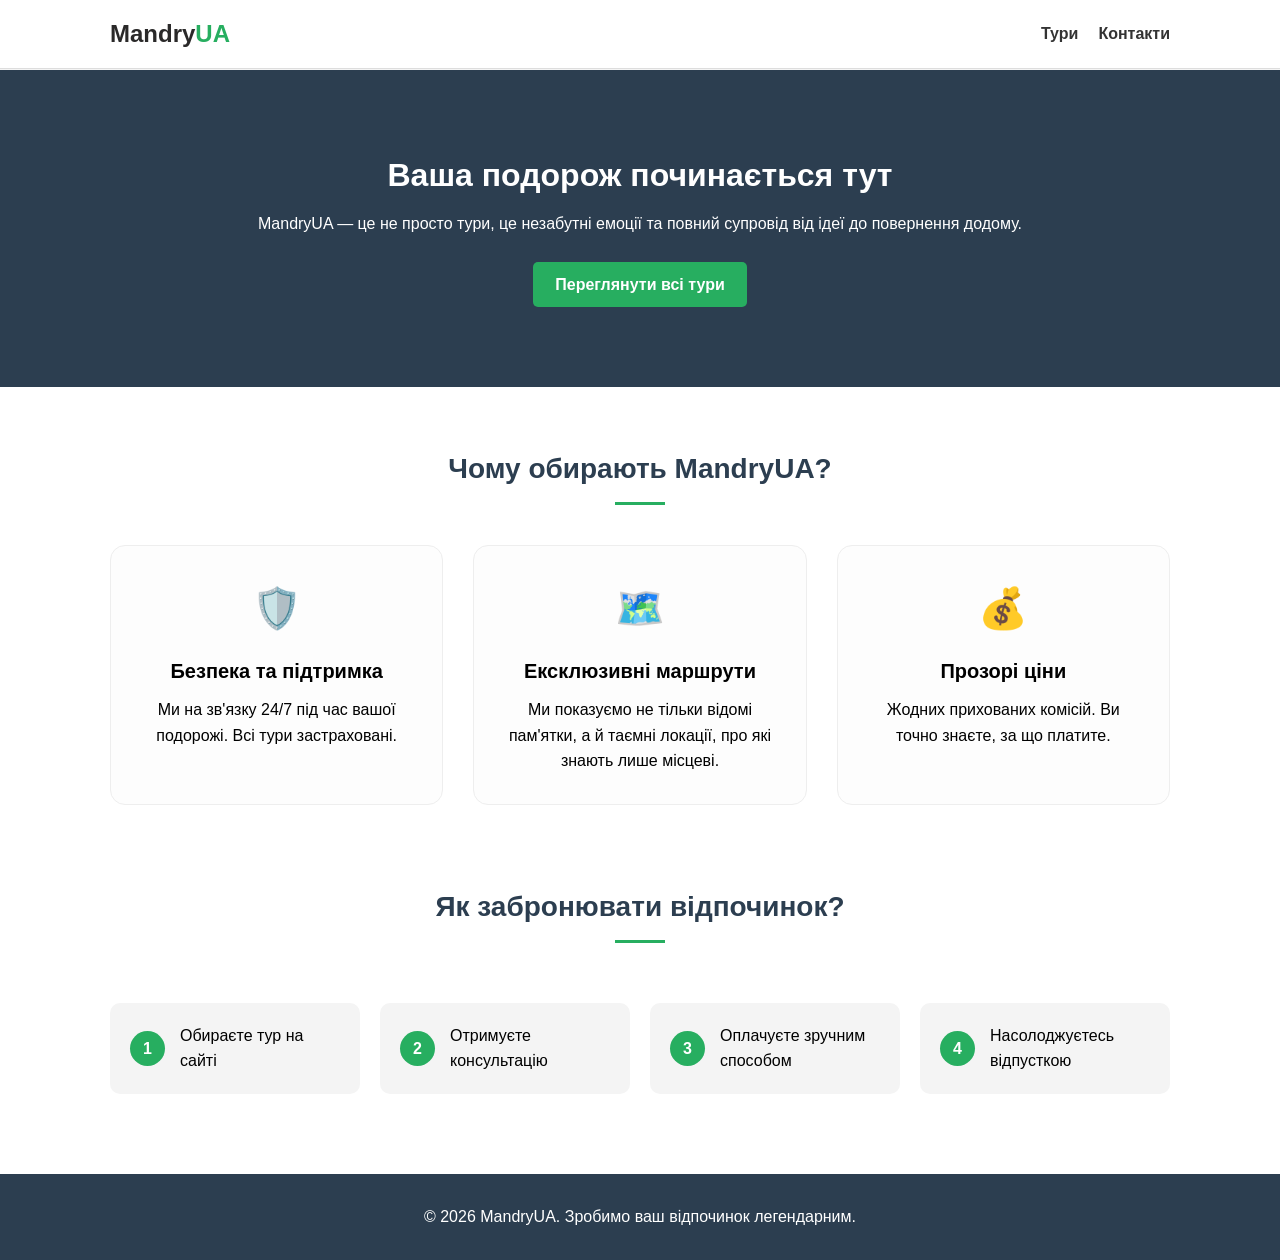
<file: Nazar Project/Pages/index.html>
<!DOCTYPE html>
<html lang="uk">
<head>
    <meta charset="UTF-8">
    <meta name="viewport" content="width=device-width, initial-scale=1.0">
    <title>MandryUA — Головна</title>
    <link rel="stylesheet" href="..//Styles/style23.css">
    <link rel="stylesheet" href="..//Styles/home.css">
    <script src="..//JS/home.js" defer></script>
</head>
<body>

    <header class="header">
        <div class="container">
            <div class="header__row">
                <a href="home.html" class="header__logo">Mandry<span>UA</span></a>
                <div class="header__burger" id="burger">
                    <span></span><span></span><span></span>
                </div>
                <nav class="header__nav" id="menu">
                    <a href="tour.html" class="header__link">Тури</a>
                    <a href="contact.html" class="header__link">Контакти</a>
                </nav>
            </div>
        </div>
    </header>

    <section class="banner">
        <div class="container">
            <h1 class="banner__title">Ваша подорож починається тут</h1>
            <p class="banner__subtitle">MandryUA — це не просто тури, це незабутні емоції та повний супровід від ідеї до повернення додому.</p>
            <div class="banner__action">
                <a href="tour.html" class="btn btn--primary">Переглянути всі тури</a>
            </div>
        </div>
    </section>

    <main class="main-info">
        <div class="container">
            <section class="about-section">
                <h2 class="section-title">Чому обирають MandryUA?</h2>
                <div class="features-grid">
                    <div class="feature-card">
                        <div class="feature-card__icon">🛡️</div>
                        <h3>Безпека та підтримка</h3>
                        <p>Ми на зв'язку 24/7 під час вашої подорожі. Всі тури застраховані.</p>
                    </div>
                    <div class="feature-card">
                        <div class="feature-card__icon">🗺️</div>
                        <h3>Ексклюзивні маршрути</h3>
                        <p>Ми показуємо не тільки відомі пам'ятки, а й таємні локації, про які знають лише місцеві.</p>
                    </div>
                    <div class="feature-card">
                        <div class="feature-card__icon">💰</div>
                        <h3>Прозорі ціни</h3>
                        <p>Жодних прихованих комісій. Ви точно знаєте, за що платите.</p>
                    </div>
                </div>
            </section>

            <section class="workflow">
                <h2 class="section-title">Як забронювати відпочинок?</h2>
                <div class="steps">
                    <div class="step"><span>1</span> <p>Обираєте тур на сайті</p></div>
                    <div class="step"><span>2</span> <p>Отримуєте консультацію</p></div>
                    <div class="step"><span>3</span> <p>Оплачуєте зручним способом</p></div>
                    <div class="step"><span>4</span> <p>Насолоджуєтесь відпусткою</p></div>
                </div>
            </section>
        </div>
    </main>

    <footer class="footer">
        <p>&copy; 2026 MandryUA. Зробимо ваш відпочинок легендарним.</p>
    </footer>

</body>
</html>
</file>
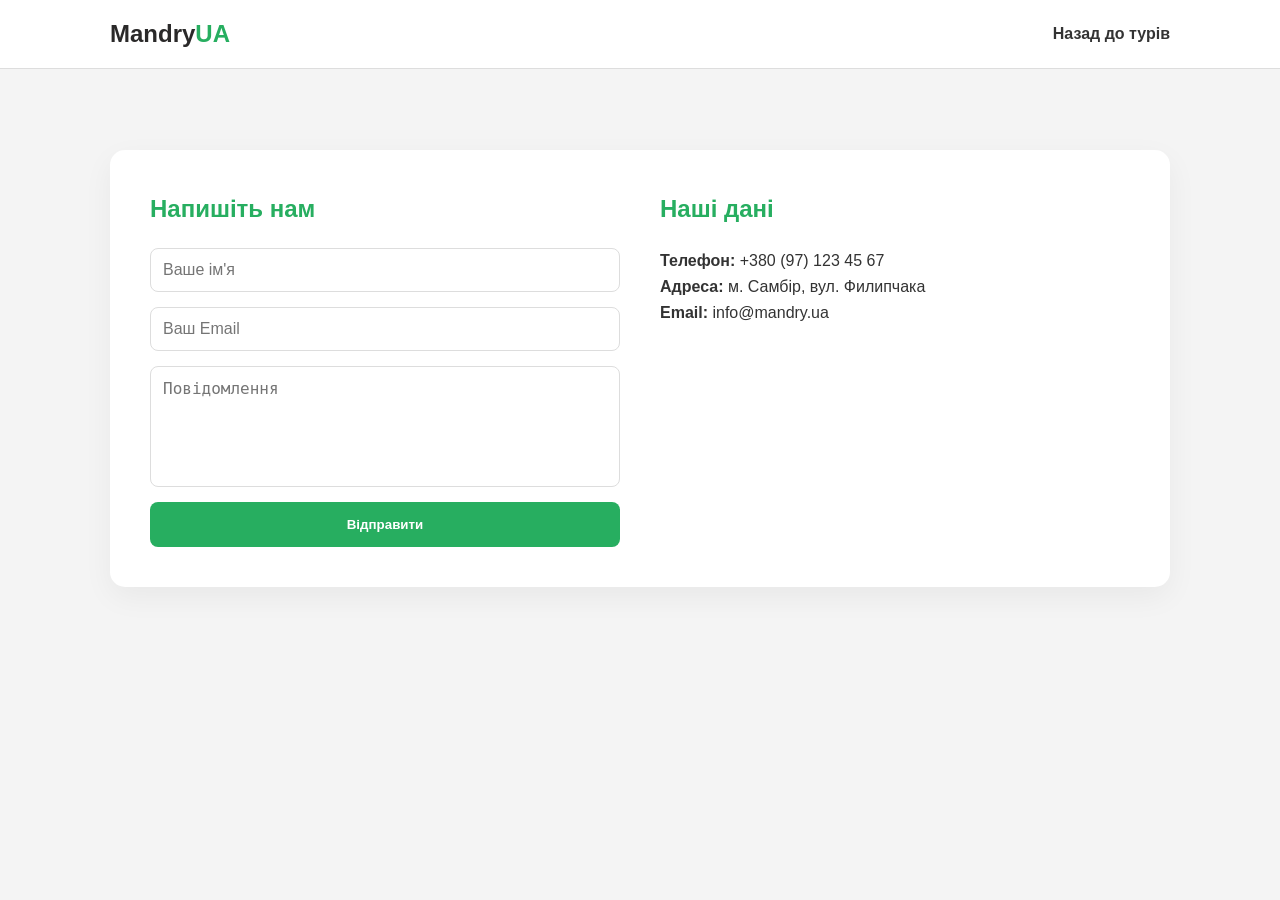
<file: Nazar Project/Pages/contact.html>
<!DOCTYPE html>
<html lang="uk">
<head>
    <meta charset="UTF-8">
    <meta name="viewport" content="width=device-width, initial-scale=1.0">
    <title>Контакти | MandryUA</title>
    <link rel="stylesheet" href="..//Styles/style23.css">
    <link rel="stylesheet" href="../Styles/contact.css">
    <script src="../JS/contact.js" defer></script>
</head>
<body>

    <header class="header">
        <div class="container">
                <nav class="header__row">
                    <a href="home.html" class="header__logo">Mandry<span>UA</span></a>
                    <a href="tour.html" class="header__link">Назад до турів</a>
                </nav>
            </div>
        </div>
    </header>

    <main class="contact-page">
        <div class="container">
            <div class="contact-grid">
                <div class="contact-form-section">
                    <h2>Напишіть нам</h2>
                    <form id="contact-form">
                        <input type="text" id="name" placeholder="Ваше ім'я" required>
                        <input type="email" id="email" placeholder="Ваш Email" required>
                        <textarea id="message" placeholder="Повідомлення" rows="5"></textarea>
                        <button type="submit" class="btn-submit">Відправити</button>
                    </form>
                </div>

                <div class="contact-info-section">
                    <h2>Наші дані</h2>
                    <p><strong>Телефон:</strong> +380 (97) 123 45 67</p>
                    <p><strong>Адреса:</strong> м. Самбір, вул. Филипчака</p>
                    <p><strong>Email:</strong> info@mandry.ua</p>
                </div>
            </div>
        </div>
    </main>

</body>
</html>
</file>
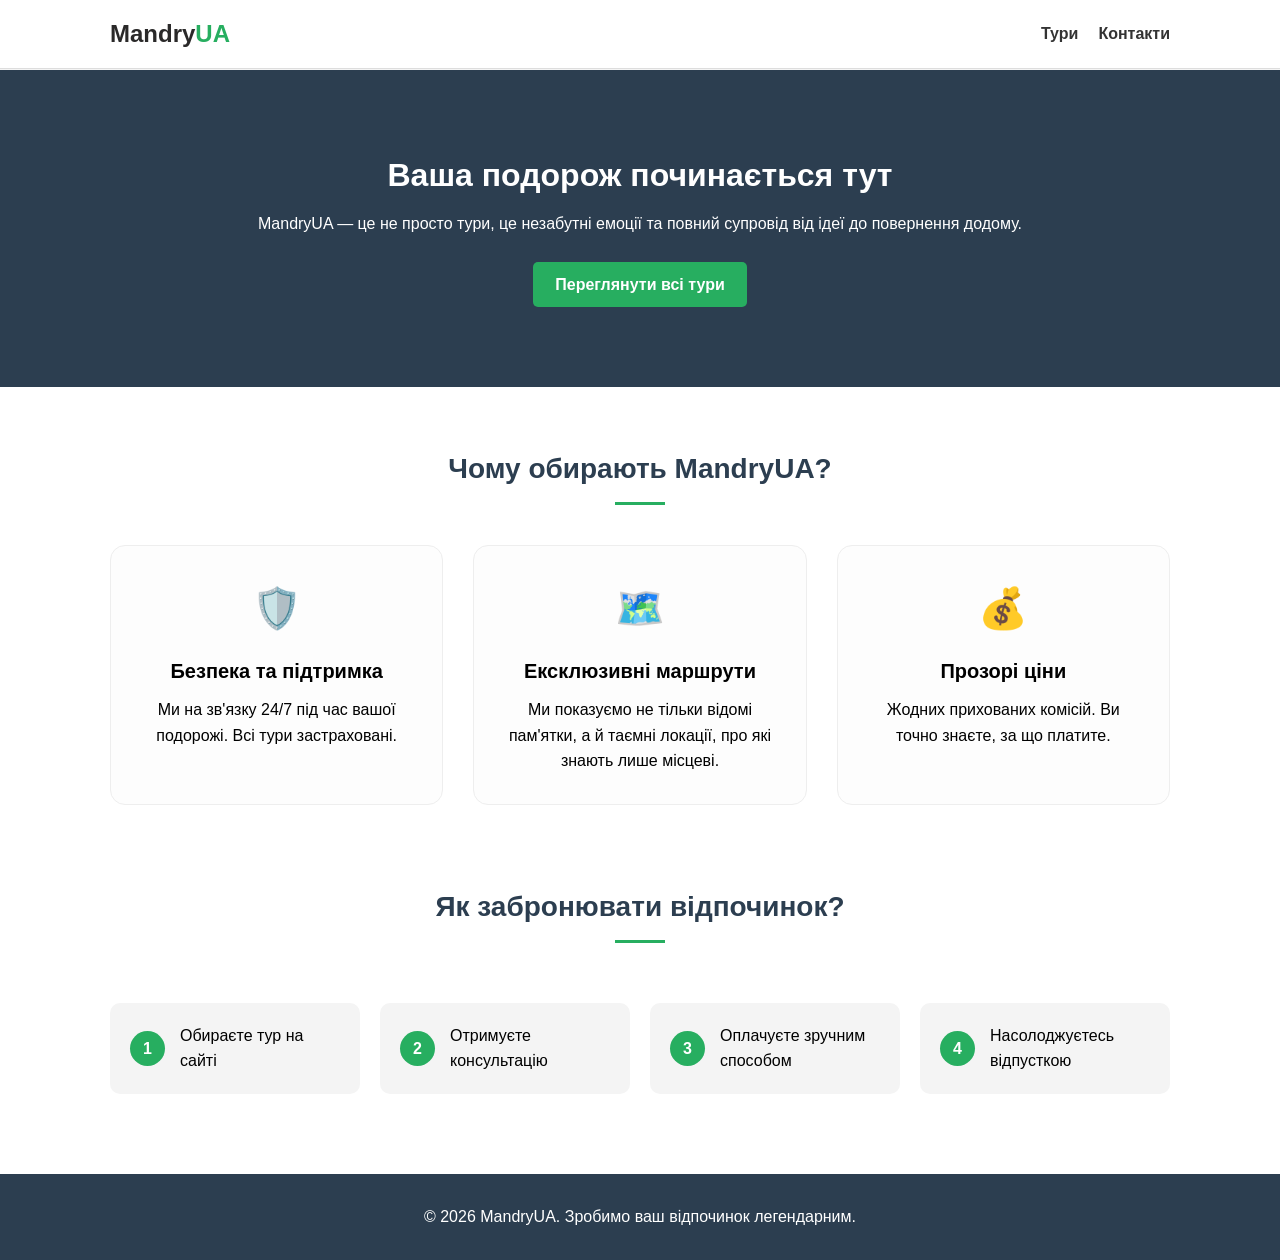
<file: Nazar Project/Pages/home.html>
<!DOCTYPE html>
<html lang="uk">
<head>
    <meta charset="UTF-8">
    <meta name="viewport" content="width=device-width, initial-scale=1.0">
    <title>MandryUA — Головна</title>
    <link rel="stylesheet" href="..//Styles/style23.css">
    <link rel="stylesheet" href="..//Styles/home.css">
    <script src="..//JS/home.js" defer></script>
</head>
<body>

    <header class="header">
        <div class="container">
            <div class="header__row">
                <a href="home.html" class="header__logo">Mandry<span>UA</span></a>
                <div class="header__burger" id="burger">
                    <span></span><span></span><span></span>
                </div>
                <nav class="header__nav" id="menu">
                    <a href="tour.html" class="header__link">Тури</a>
                    <a href="contact.html" class="header__link">Контакти</a>
                </nav>
            </div>
        </div>
    </header>

    <section class="banner">
        <div class="container">
            <h1 class="banner__title">Ваша подорож починається тут</h1>
            <p class="banner__subtitle">MandryUA — це не просто тури, це незабутні емоції та повний супровід від ідеї до повернення додому.</p>
            <div class="banner__action">
                <a href="tour.html" class="btn btn--primary">Переглянути всі тури</a>
            </div>
        </div>
    </section>

    <main class="main-info">
        <div class="container">
            <section class="about-section">
                <h2 class="section-title">Чому обирають MandryUA?</h2>
                <div class="features-grid">
                    <div class="feature-card">
                        <div class="feature-card__icon">🛡️</div>
                        <h3>Безпека та підтримка</h3>
                        <p>Ми на зв'язку 24/7 під час вашої подорожі. Всі тури застраховані.</p>
                    </div>
                    <div class="feature-card">
                        <div class="feature-card__icon">🗺️</div>
                        <h3>Ексклюзивні маршрути</h3>
                        <p>Ми показуємо не тільки відомі пам'ятки, а й таємні локації, про які знають лише місцеві.</p>
                    </div>
                    <div class="feature-card">
                        <div class="feature-card__icon">💰</div>
                        <h3>Прозорі ціни</h3>
                        <p>Жодних прихованих комісій. Ви точно знаєте, за що платите.</p>
                    </div>
                </div>
            </section>

            <section class="workflow">
                <h2 class="section-title">Як забронювати відпочинок?</h2>
                <div class="steps">
                    <div class="step"><span>1</span> <p>Обираєте тур на сайті</p></div>
                    <div class="step"><span>2</span> <p>Отримуєте консультацію</p></div>
                    <div class="step"><span>3</span> <p>Оплачуєте зручним способом</p></div>
                    <div class="step"><span>4</span> <p>Насолоджуєтесь відпусткою</p></div>
                </div>
            </section>
        </div>
    </main>

    <footer class="footer">
        <p>&copy; 2026 MandryUA. Зробимо ваш відпочинок легендарним.</p>
    </footer>

</body>
</html>
</file>
<file: Nazar Project/Styles/style23.css>
@import "../Styles/variables.css";

* {
    margin: 0;
    padding: 0;
    box-sizing: border-box;
}

body {
    font-family: sans-serif;
    background: #f4f4f4;
    padding-top: 70px;
    line-height: 1.6;
}

.container {
    width: 100%;
    margin: 0 auto;
    padding: 0 15px;
}

.header {
    background: #fff;
    padding: 15px 0;
    border-bottom: 1px solid #ddd;
    position: fixed;
    top: 0;
    width: 100%;
    z-index: 1000;
}

.header__row {
    display: flex;
    justify-content: space-between;
    align-items: center;
}

.header__logo {
    color: #2a2929;
    text-decoration: none;
    font-size: 24px;
    font-weight: bold;
}

.header__logo span {
    color: #27ae60;
}

.header__burger {
    display: flex;
    flex-direction: column;
    gap: 4px;
    cursor: pointer;
}

.header__burger span {
    width: 25px;
    height: 3px;
    background: #333;
}

.header__nav {
    display: none;
    position: absolute;
    top: 60px;
    left: 0;
    width: 100%;
    background: #fff;
    flex-direction: column;
    padding: 20px;
    border-bottom: 1px solid #ddd;
    gap: 15px;
}

.header__nav.active {
    display: flex;
}

.header__link {
    text-decoration: none;
    color: #333;
    font-weight: bold;
    transition: 0.3s;
}

.header__link:hover {
    color: #27ae60;
}

.banner {
    background: #2c3e50;
    color: #fff;
    padding: 60px 15px;
    text-align: center;
}

.banner__title {
    font-size: 26px;
    margin-bottom: 10px;
}

.banner__action {
    margin-top: 25px;
}

.btn {
    padding: 10px 22px;
    border-radius: 5px;
    cursor: pointer;
    text-decoration: none;
    font-weight: bold;
    display: inline-block;
    border: none;
    transition: 0.3s;
}

.btn--primary {
    background: #27ae60;
    color: #fff;
}

.btn--primary:hover {
    background: #219150;
}

.btn--outline {
    background: transparent;
    border: 1px solid #ccc;
    color: #333;
}

.btn--outline:hover {
    background: #eee;
}

.tours-grid {
    display: flex;
    flex-direction: column;
    align-items: center;
    gap: 30px;
    padding: 40px 0;
}

.tour-card {
    width: 100%;
    max-width: 350px;
    height: 450px;
    perspective: 1000px;
}

.tour-card__inner {
    position: relative;
    width: 100%;
    height: 100%;
    transition: 0.6s;
    transform-style: preserve-3d;
}

.tour-card.is-flipped .tour-card__inner {
    transform: rotateY(180deg);
}

.tour-card__front, .tour-card__back {
    position: absolute;
    width: 100%;
    height: 100%;
    backface-visibility: hidden;
    background: #fff;
    border-radius: 10px;
    box-shadow: 0 2px 10px rgba(0,0,0,0.1);
}

.tour-card__img {
    width: 100%;
    height: 200px;
    object-fit: cover;
    border-radius: 10px 10px 0 0;
}

.tour-card__badge {
    position: absolute;
    top: 10px;
    right: 10px;
    background: #e74c3c;
    color: #fff;
    padding: 4px 10px;
    border-radius: 4px;
    font-size: 12px;
    z-index: 10;
}

.tour-card__body {
    padding: 20px;
    height: 250px;
    display: flex;
    flex-direction: column;
    justify-content: space-between;
}

.tour-card__body p {
    font-size: 15px;
    color: #444;
}

.tour-card__footer {
    display: flex;
    justify-content: space-between;
    align-items: center;
    font-weight: bold;
}

.tour-card__back {
    transform: rotateY(180deg);
    padding: 25px;
    text-align: center;
    display: flex;
    flex-direction: column;
    justify-content: center;
}

.tour-card__btns {
    display: flex;
    flex-direction: column;
    gap: 10px;
    margin-top: 20px;
}

.footer {
    background: #2c3e50;
    color: #fff;
    padding: 30px 0;
    text-align: center;
}

@media (min-width: 768px) {
    .container {
        padding: 0 20px;
    }

    .header__burger {
        display: none;
    }

    .header__nav {
        display: flex;
        position: static;
        width: auto;
        background: transparent;
        flex-direction: row;
        padding: 0;
        border: none;
        gap: 20px;
    }

    .banner {
        padding: 80px 0;
    }

    .banner__title {
        font-size: 32px;
    }

    .tours-grid {
        flex-direction: row;
        flex-wrap: wrap;
        justify-content: center;
    }

    .tour-card {
        width: 300px;
    }
}

@media (min-width: 1100px) {
    .container {
        max-width: 1100px;
    }
}
</file>
<file: Nazar Project/Styles/home.css>
@import "variables.css";

.main-info {
    padding: 60px 0;
    background: #fff;
}

.section-title {
    text-align: center;
    font-size: 28px;
    margin-bottom: 40px;
    color: #2c3e50;
    position: relative;
}

.section-title::after {
    content: '';
    display: block;
    width: 50px;
    height: 3px;
    background: var(--primary-color, #27ae60);
    margin: 10px auto 0;
}

.features-grid {
    display: grid;
    grid-template-columns: repeat(auto-fit, minmax(250px, 1fr));
    gap: 30px;
    margin-bottom: 80px;
}

.feature-card {
    text-align: center;
    padding: 30px;
    background: #fdfdfd;
    border-radius: 15px;
    border: 1px solid #eee;
    transition: 0.3s;
}

.feature-card:hover {
    box-shadow: 0 10px 20px rgba(0,0,0,0.05);
}

.feature-card__icon {
    font-size: 40px;
    margin-bottom: 15px;
}

.feature-card h3 {
    margin-bottom: 10px;
    font-size: 20px;
}

/* Кроки (Workflow) */
.steps {
    display: flex;
    flex-wrap: wrap;
    justify-content: center;
    gap: 20px;
    padding: 20px 0;
}

.step {
    flex: 1;
    min-width: 200px;
    background: #f4f4f4;
    padding: 20px;
    border-radius: 10px;
    display: flex;
    align-items: center;
    gap: 15px;
}

.step span {
    background: var(--primary-color, #27ae60);
    color: #fff;
    width: 35px;
    height: 35px;
    display: flex;
    align-items: center;
    justify-content: center;
    border-radius: 50%;
    font-weight: bold;
    flex-shrink: 0;
}

/* Адаптивність */
@media (max-width: 768px) {
    .banner { padding: 40px 15px; }
    .banner__title { font-size: 24px; }
    .step { width: 100%; }
}
</file>
<file: Nazar Project/Styles/contact.css>
@import "./variables.css";

* {
    margin: 0;
    padding: 0;
    box-sizing: border-box;
}

body {
    font-family: var(--font-main, sans-serif);
    background-color: var(--bg-color, #f4f4f4);
    color: var(--text-color, #333);
    line-height: 1.6;
}

.container {
    max-width: 1100px;
    margin: 0 auto;
    padding: 0 20px;
}

.header {
    background: #fff;
    padding: 15px 0;
    border-bottom: 1px solid #ddd;
}

.header__row {
    display: flex;
    justify-content: space-between;
    align-items: center;
    width: 100%;
}

.header__logo span {
    color: var(--primary-color, #27ae60);
}

.header__link {
    text-decoration: none;
    color: var(--text-color);
    font-weight: bold;
}

.header__link:hover {
    color: #27ae60;
}

.contact-page {
    padding: 80px 0;
}

.contact-grid {
    display: grid;
    grid-template-columns: 1fr 1fr;
    gap: 40px;
    background: #fff;
    padding: 40px;
    border-radius: 15px;
    box-shadow: 0 10px 30px rgba(0,0,0,0.05);
}

.contact-form-section h2, .contact-info-section h2 {
    margin-bottom: 20px;
    color: var(--primary-color, #27ae60);
}

#contact-form {
    display: flex;
    flex-direction: column;
    gap: 15px;
}

#contact-form input, #contact-form textarea {
    padding: 12px;
    border: 1px solid #ddd;
    border-radius: 8px;
    font-size: 16px;
    width: 100%;
}

#contact-form textarea {
    resize: none;        
    max-width: 100%;    
}

.btn-submit {
    background-color: var(--primary-color, #27ae60);
    color: #fff;
    border: none;
    padding: 15px;
    border-radius: 8px;
    font-weight: bold;
    cursor: pointer;
    transition: 0.3s;
}

.btn-submit:hover {
    opacity: 0.8;
}

@media (max-width: 768px) {
    .contact-grid {
        grid-template-columns: 1fr;
    }
}
</file>
